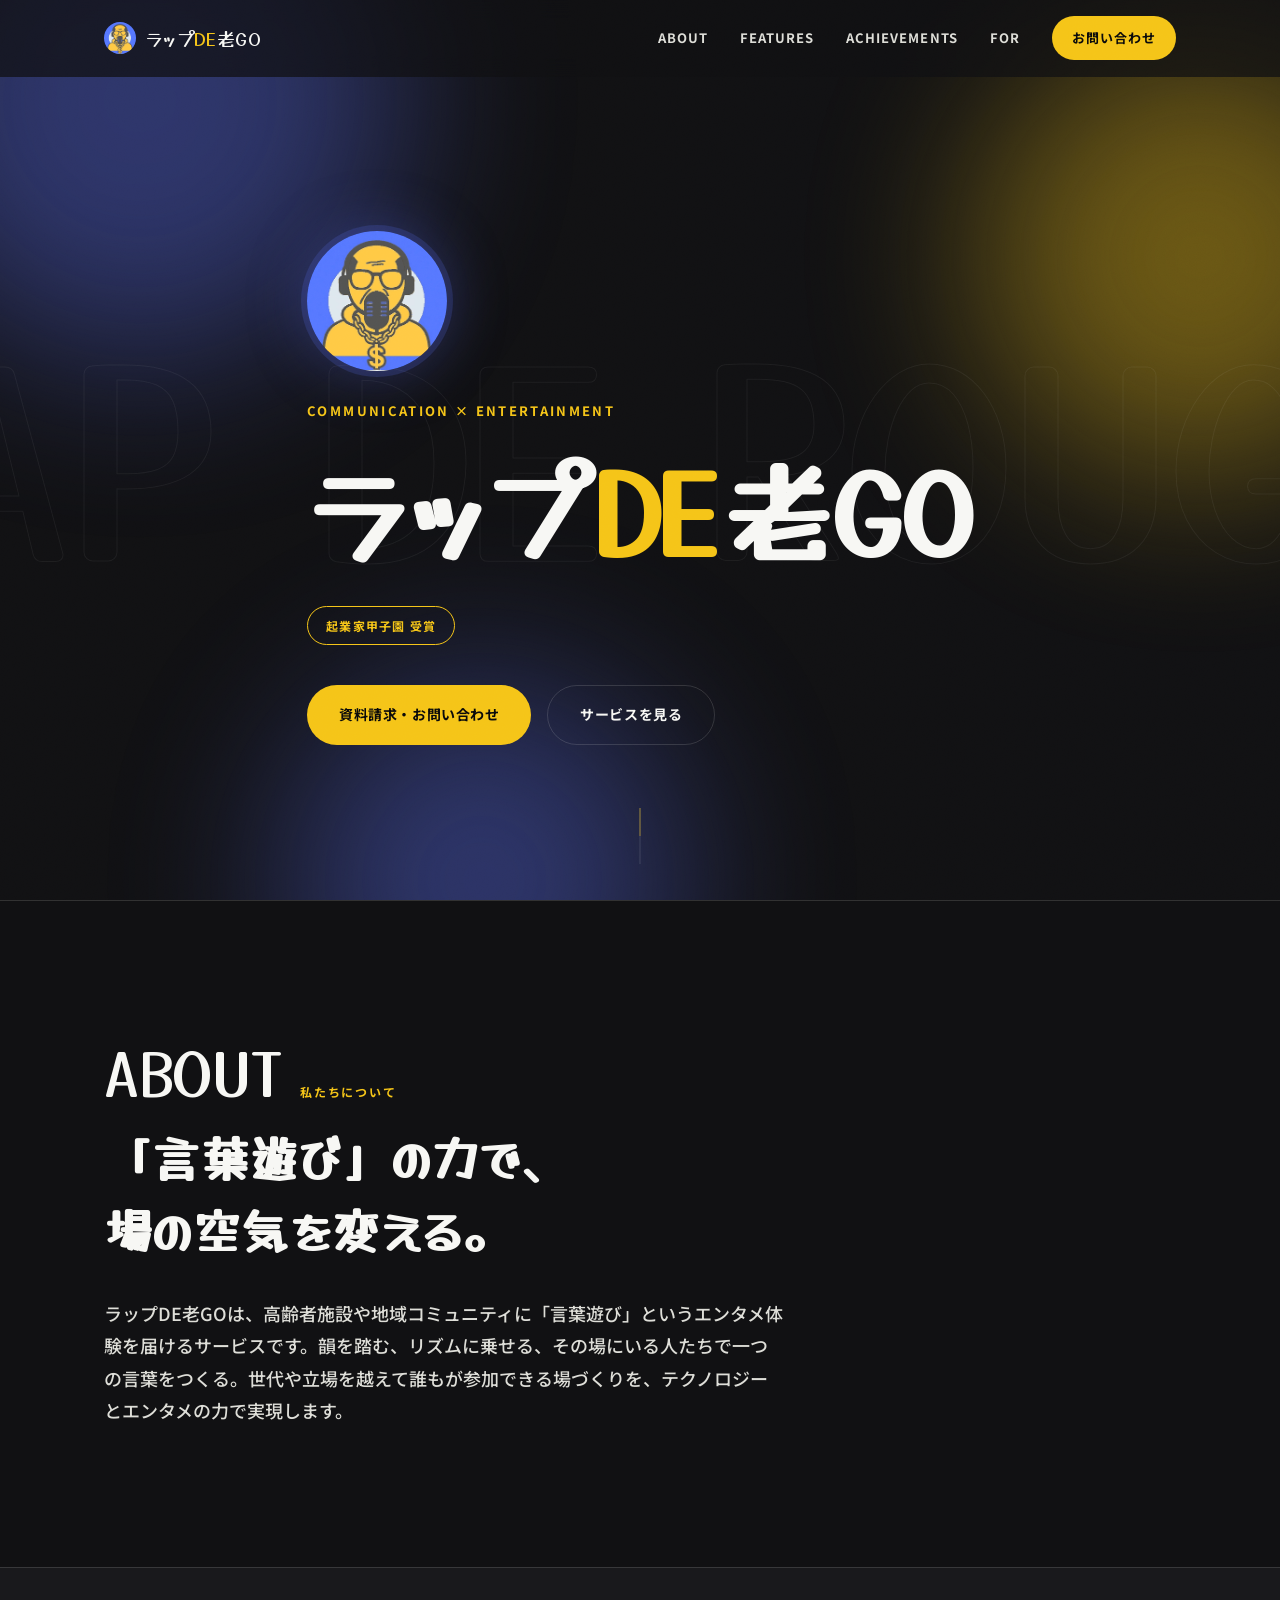
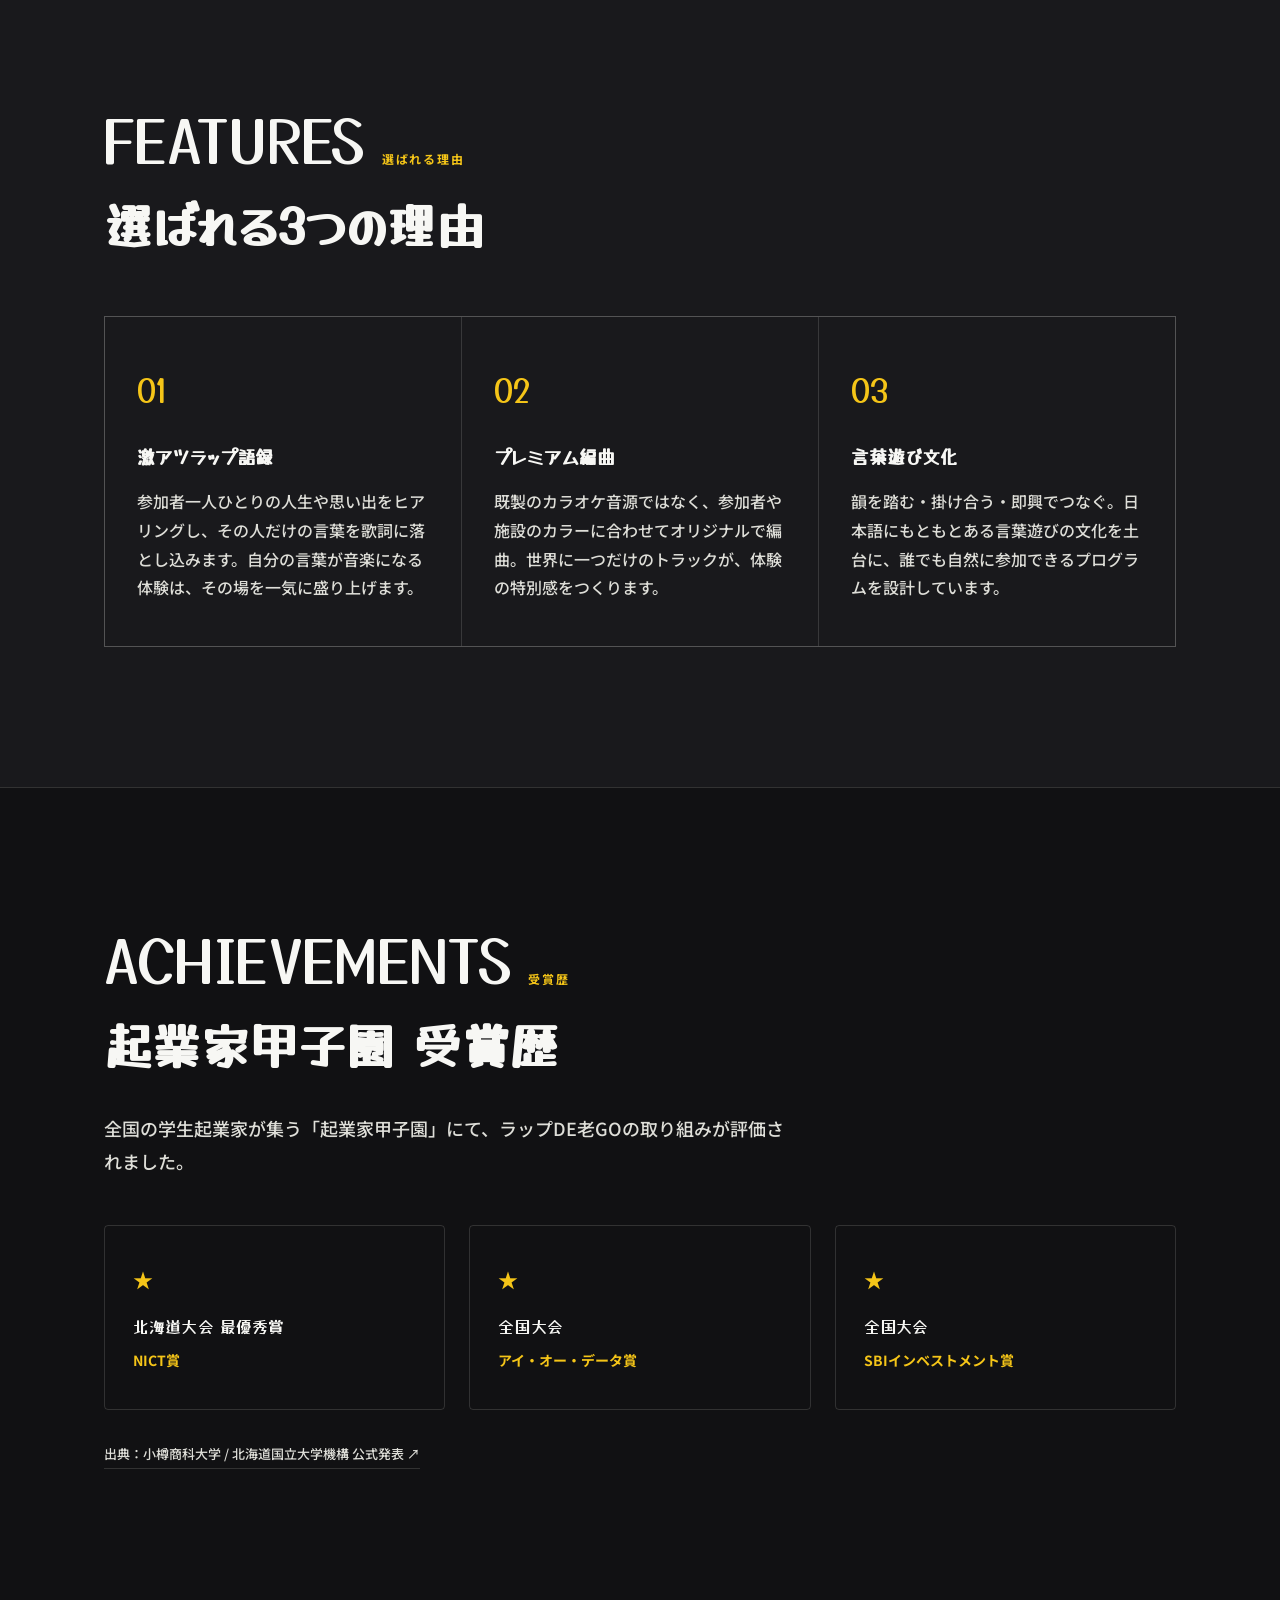
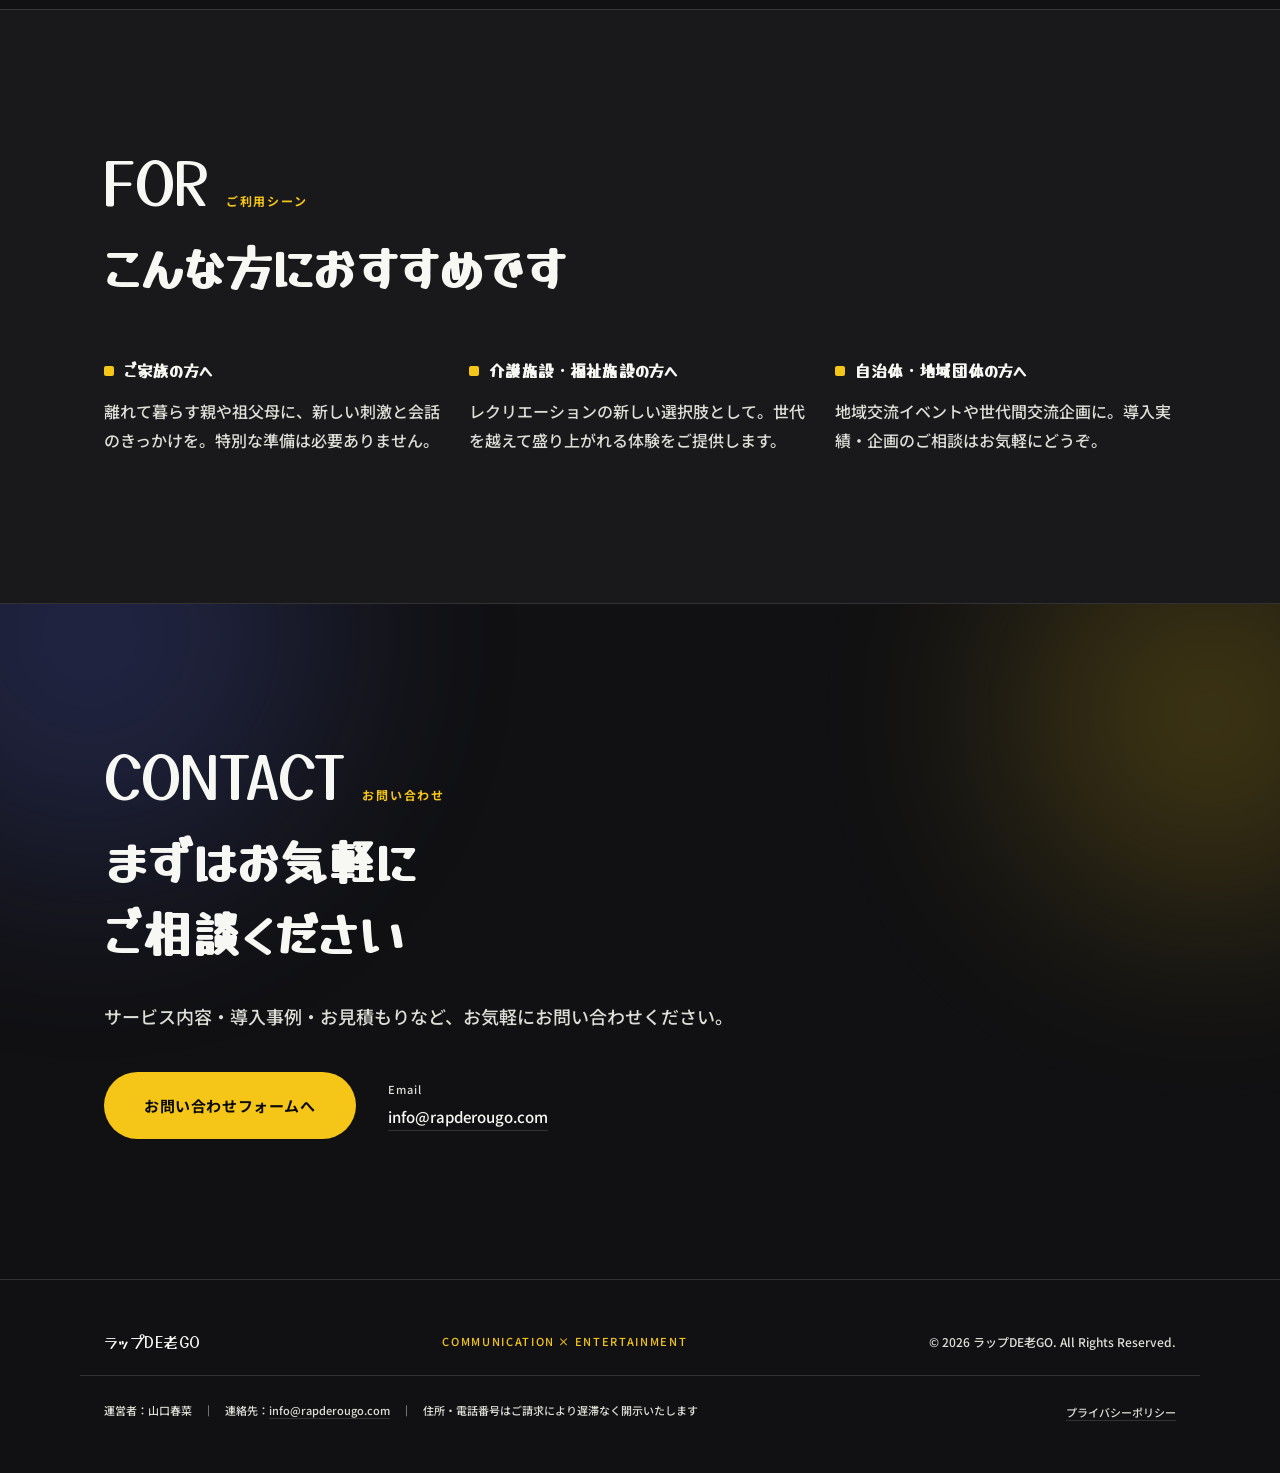
<file: index.html>
<!DOCTYPE html>
<html lang="ja">
<head>
<meta charset="UTF-8">
<meta name="viewport" content="width=device-width, initial-scale=1.0">
<title>ラップDE老GO | COMMUNICATION × ENTERTAINMENT</title>
<meta name="description" content="ラップDE老GOは、言葉遊びとテクノロジーで世代を越えたコミュニケーションを生み出すエンタメサービスです。起業家甲子園受賞。">
<link rel="preconnect" href="https://fonts.googleapis.com">
<link rel="preconnect" href="https://fonts.gstatic.com" crossorigin>
<link href="https://fonts.googleapis.com/css2?family=Yusei+Magic&family=Noto+Sans+JP:wght@400;500;700;900&display=swap" rel="stylesheet">
<link rel="icon" type="image/png" href="assets/mascot.png">
<link rel="stylesheet" href="css/style.css">
</head>
<body>

<div class="noise-overlay"></div>

<header class="site-header" id="siteHeader">
  <div class="container header-inner">
    <a href="#top" class="logo">
      <img src="assets/mascot.png" class="logo-icon" alt="" width="32" height="32">
      <span class="logo-text">ラップ<span class="accent">DE</span>老GO</span>
    </a>
    <nav class="main-nav" id="mainNav">
      <a href="#about">ABOUT</a>
      <a href="#features">FEATURES</a>
      <a href="#achievements">ACHIEVEMENTS</a>
      <a href="#for">FOR</a>
      <a href="#contact" class="nav-cta" data-key="nav_cta">お問い合わせ</a>
    </nav>
    <button class="menu-toggle" id="menuToggle" aria-label="メニュー">
      <span></span><span></span><span></span>
    </button>
  </div>
</header>

<main id="top">

  <!-- HERO -->
  <section class="hero" id="hero">
    <div class="hero-blobs" aria-hidden="true"><span></span><span></span><span></span></div>
    <div class="hero-bg-text" aria-hidden="true">RAP DE ROUGO</div>
    <div class="container hero-inner">
      <img src="assets/mascot.png" class="hero-avatar reveal" alt="ラップDE老GO マスコット" width="140" height="140">
      <p class="kicker reveal" data-key="hero_kicker">COMMUNICATION × ENTERTAINMENT</p>
      <h1 class="hero-title reveal">
        <span class="hero-title-line" data-key="hero_title_line1">ラップ</span><span class="hero-title-line accent" data-key="hero_title_line2">DE</span><span class="hero-title-line" data-key="hero_title_line3">老GO</span>
      </h1>
      <p class="hero-lead reveal" data-key="hero_lead" data-hide-if-empty></p>
      <div class="hero-badge reveal" data-key="hero_badge">起業家甲子園 受賞</div>
      <div class="hero-actions reveal">
        <a href="#contact" class="btn btn-primary" data-key="hero_cta_primary">資料請求・お問い合わせ</a>
        <a href="#features" class="btn btn-ghost" data-key="hero_cta_secondary">サービスを見る</a>
      </div>
    </div>
    <a href="#about" class="scroll-cue" aria-hidden="true"><span></span></a>
  </section>

  <!-- ABOUT -->
  <section class="section about" id="about">
    <div class="container">
      <p class="label reveal" data-key="about_label" data-sub="私たちについて">ABOUT</p>
      <h2 class="section-title reveal" data-key="about_title" data-multiline>「言葉遊び」の力で、<br>場の空気を変える。</h2>
      <p class="lead-text reveal" data-key="about_mission" data-hide-if-empty></p>
      <p class="body-text reveal" data-key="about_body">ラップDE老GOは、高齢者施設や地域コミュニティに「言葉遊び」というエンタメ体験を届けるサービスです。</p>
    </div>
  </section>

  <!-- FEATURES -->
  <section class="section features" id="features">
    <div class="container">
      <p class="label reveal" data-key="features_label" data-sub="選ばれる理由">FEATURES</p>
      <h2 class="section-title reveal" data-key="features_title">選ばれる3つの理由</h2>

      <div class="feature-list">
        <article class="feature-item reveal">
          <span class="feature-num" data-key="feature1_num">01</span>
          <h3 class="feature-title" data-key="feature1_title">激アツラップ語録</h3>
          <p class="feature-body" data-key="feature1_body">参加者一人ひとりの人生や思い出をヒアリングし、その人だけの言葉を歌詞に落とし込みます。</p>
        </article>
        <article class="feature-item reveal">
          <span class="feature-num" data-key="feature2_num">02</span>
          <h3 class="feature-title" data-key="feature2_title">プレミアム編曲</h3>
          <p class="feature-body" data-key="feature2_body">既製のカラオケ音源ではなく、参加者や施設のカラーに合わせてオリジナルで編曲します。</p>
        </article>
        <article class="feature-item reveal">
          <span class="feature-num" data-key="feature3_num">03</span>
          <h3 class="feature-title" data-key="feature3_title">言葉遊び文化</h3>
          <p class="feature-body" data-key="feature3_body">韻を踏む・掛け合う・即興でつなぐ。日本語にもともとある言葉遊びの文化を土台に設計しています。</p>
        </article>
      </div>
    </div>
  </section>

  <!-- ACHIEVEMENTS -->
  <section class="section achievements" id="achievements">
    <div class="container">
      <p class="label reveal" data-key="awards_label" data-sub="受賞歴">ACHIEVEMENTS</p>
      <h2 class="section-title reveal" data-key="awards_title">起業家甲子園 受賞歴</h2>
      <p class="body-text reveal" data-key="awards_lead">全国の学生起業家が集う「起業家甲子園」にて、ラップDE老GOの取り組みが評価されました。</p>

      <div class="award-list">
        <div class="award-item reveal">
          <div class="award-title" data-key="award1_title">北海道大会 最優秀賞</div>
          <div class="award-sub" data-key="award1_sub">NICT賞</div>
        </div>
        <div class="award-item reveal">
          <div class="award-title" data-key="award2_title">全国大会</div>
          <div class="award-sub" data-key="award2_sub">アイ・オー・データ賞</div>
        </div>
        <div class="award-item reveal">
          <div class="award-title" data-key="award3_title">全国大会</div>
          <div class="award-sub" data-key="award3_sub">SBIインベストメント賞</div>
        </div>
      </div>

      <a class="source-link reveal" data-key-href="awards_source_url" href="https://www.otaru-uc.ac.jp/" target="_blank" rel="noopener">
        <span data-key="awards_source_label">出典：小樽商科大学 / 北海道国立大学機構 公式発表</span> ↗
      </a>
    </div>
  </section>

  <!-- FOR -->
  <section class="section target" id="for">
    <div class="container">
      <p class="label reveal" data-key="target_label" data-sub="ご利用シーン">FOR</p>
      <h2 class="section-title reveal" data-key="target_title">こんな方におすすめです</h2>

      <div class="target-list">
        <article class="target-item reveal">
          <h3 class="target-title" data-key="target1_title">ご家族の方へ</h3>
          <p class="target-body" data-key="target1_body">離れて暮らす親や祖父母に、新しい刺激と会話のきっかけを。</p>
        </article>
        <article class="target-item reveal">
          <h3 class="target-title" data-key="target2_title">介護施設・福祉施設の方へ</h3>
          <p class="target-body" data-key="target2_body">レクリエーションの新しい選択肢として。世代を越えて盛り上がれる体験をご提供します。</p>
        </article>
        <article class="target-item reveal">
          <h3 class="target-title" data-key="target3_title">自治体・地域団体の方へ</h3>
          <p class="target-body" data-key="target3_body">地域交流イベントや世代間交流企画に。導入実績・企画のご相談はお気軽にどうぞ。</p>
        </article>
      </div>
    </div>
  </section>

  <!-- CTA -->
  <section class="section cta-section" id="contact">
    <div class="hero-blobs" aria-hidden="true"><span></span><span></span></div>
    <div class="container">
      <p class="label reveal" data-key="cta_label" data-sub="お問い合わせ">CONTACT</p>
      <h2 class="section-title reveal" data-key="cta_title" data-multiline>まずはお気軽に<br>ご相談ください</h2>
      <p class="body-text reveal" data-key="cta_body">サービス内容・導入事例・お見積もりなど、お気軽にお問い合わせください。</p>

      <div class="cta-box reveal">
        <a href="mailto:info@rapderougo.com" class="btn btn-primary btn-large" data-key="cta_button">お問い合わせフォームへ</a>
        <div class="cta-email">
          <span class="cta-email-label" data-key="cta_email_label">Email</span>
          <a href="mailto:info@rapderougo.com" data-key="cta_email" data-key-href-mailto>info@rapderougo.com</a>
        </div>
      </div>
    </div>
  </section>

</main>

<footer class="site-footer">
  <div class="container footer-inner">
    <div class="footer-logo" data-key="footer_service_name">ラップDE老GO</div>
    <div class="footer-tagline" data-key="footer_tagline">COMMUNICATION × ENTERTAINMENT</div>
    <div class="footer-copyright" data-key="footer_copyright">© 2026 ラップDE老GO. All Rights Reserved.</div>
  </div>
  <div class="container footer-legal">
    <p class="footer-operator">運営者：山口春菜　｜　連絡先：<a href="mailto:info@rapderougo.com">info@rapderougo.com</a>　｜　住所・電話番号はご請求により遅滞なく開示いたします</p>
    <p class="footer-links"><a href="privacy.html">プライバシーポリシー</a></p>
  </div>
</footer>

<script src="content.js"></script>
<script src="js/script.js"></script>
</body>
</html>
</file>
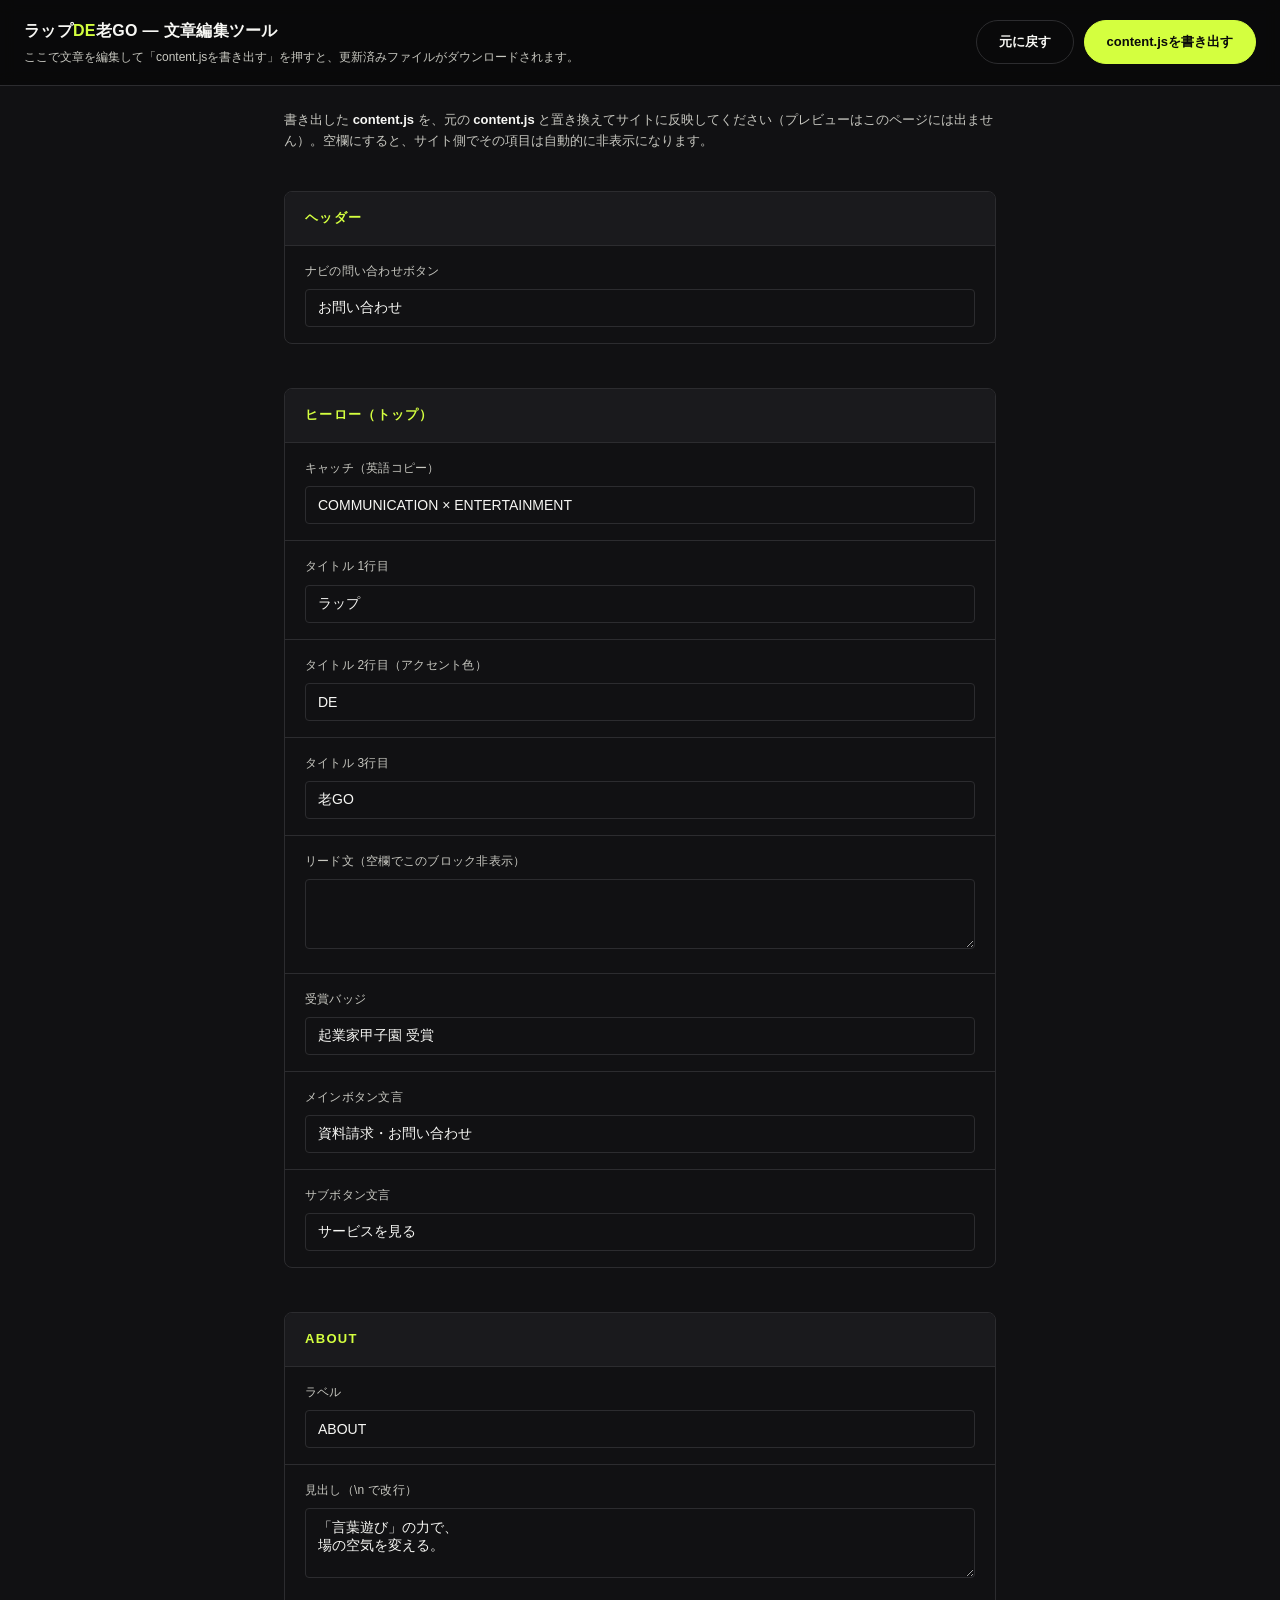
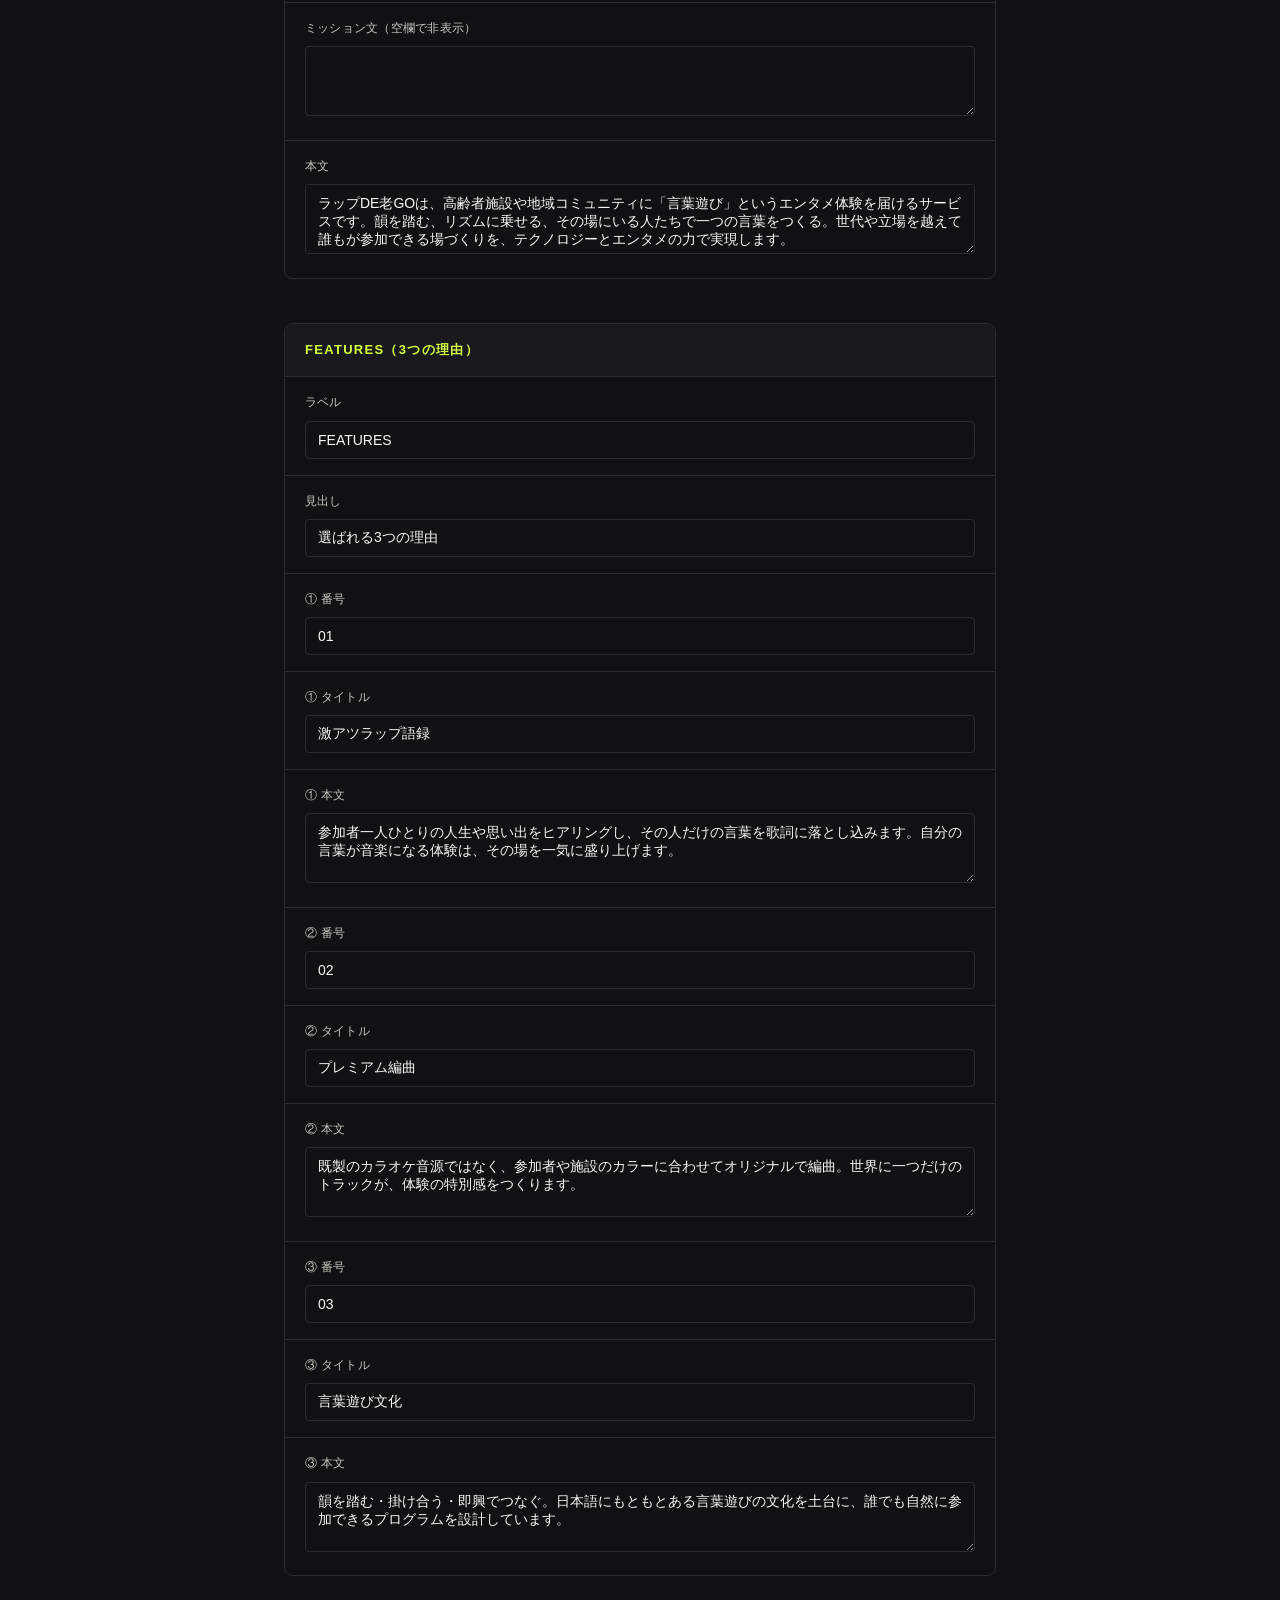
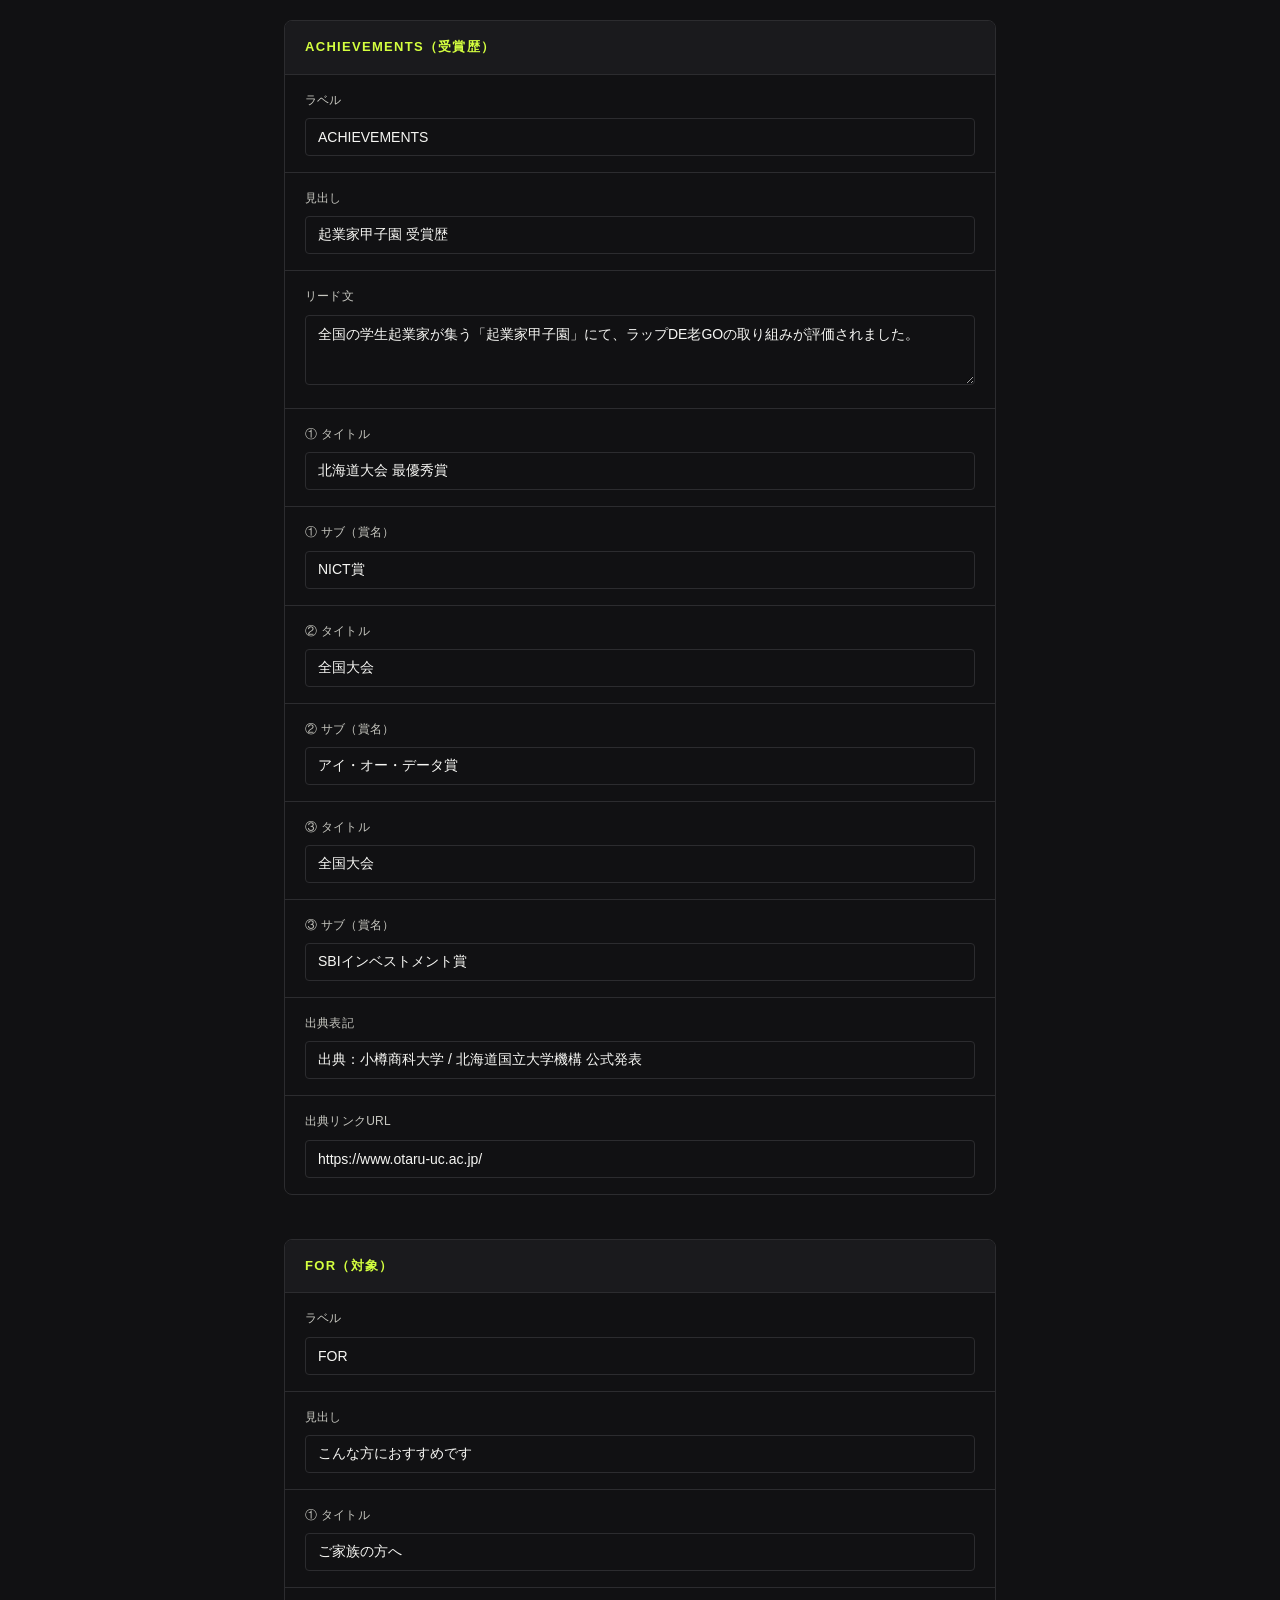
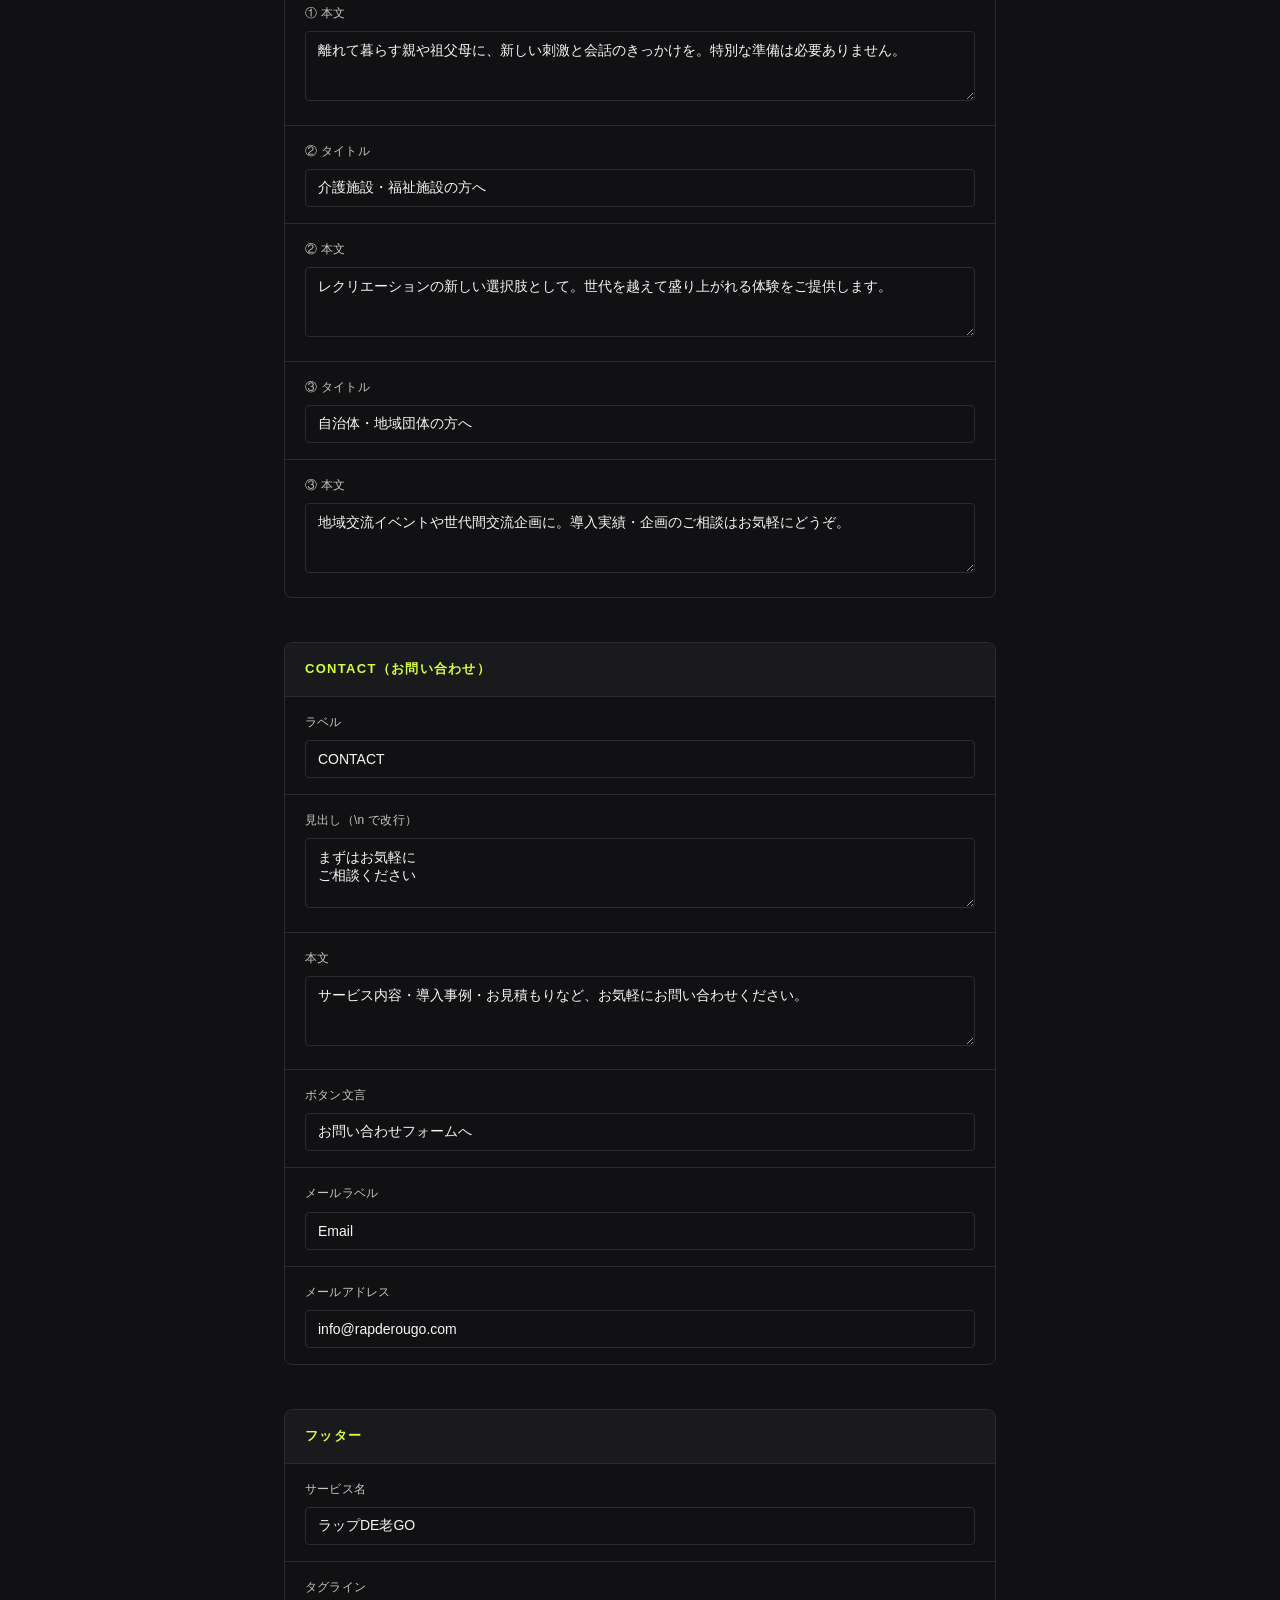
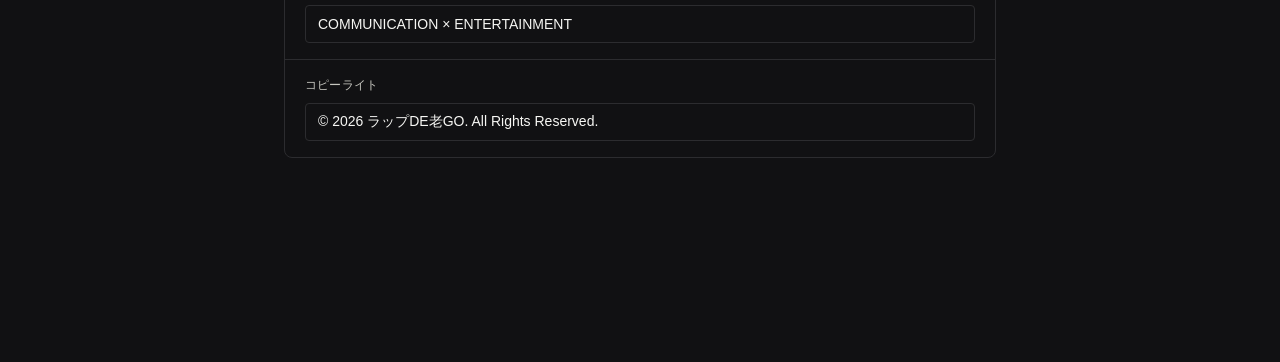
<file: editor.html>
<!DOCTYPE html>
<html lang="ja">
<head>
<meta charset="UTF-8">
<meta name="viewport" content="width=device-width, initial-scale=1.0">
<title>ラップDE老GO | 文章編集ツール</title>
<style>
  :root {
    --bg: #111113; --bg-alt: #1a1a1d; --fg: #f7f7f4; --fg-dim: #c7c7c0;
    --accent: #d4ff3f; --border: #2c2c2f;
    --font-head: "Dela Gothic One", sans-serif;
    --font-body: "Noto Sans JP", sans-serif;
  }
  * { box-sizing: border-box; }
  body {
    margin: 0; background: var(--bg); color: var(--fg);
    font-family: var(--font-body); line-height: 1.6;
    padding-bottom: 120px;
  }
  header {
    position: sticky; top: 0; z-index: 10;
    background: rgba(10,10,10,0.95); backdrop-filter: blur(8px);
    border-bottom: 1px solid var(--border);
    padding: 18px 24px; display: flex; align-items: center;
    justify-content: space-between; flex-wrap: wrap; gap: 12px;
  }
  header h1 {
    font-family: var(--font-head); font-size: 16px; margin: 0;
    letter-spacing: 0.02em;
  }
  header h1 .accent { color: var(--accent); }
  header p { margin: 4px 0 0; font-size: 12px; color: var(--fg-dim); }
  .actions { display: flex; gap: 10px; }
  button {
    font-family: var(--font-body); font-size: 13px; font-weight: 700;
    padding: 12px 22px; border-radius: 999px; border: 1px solid var(--border);
    background: transparent; color: var(--fg); cursor: pointer;
    transition: all 0.2s ease;
  }
  button.primary { background: var(--accent); color: #0a0a0a; border-color: var(--accent); }
  button.primary:hover { background: #c1eb2e; }
  button:hover { border-color: var(--fg); }

  main { max-width: 760px; margin: 0 auto; padding: 40px 24px; }

  .section-block {
    margin-bottom: 44px;
    border: 1px solid var(--border);
    border-radius: 8px;
    overflow: hidden;
  }
  .section-block h2 {
    font-family: var(--font-head);
    font-size: 13px;
    letter-spacing: 0.1em;
    color: var(--accent);
    background: var(--bg-alt);
    margin: 0;
    padding: 16px 20px;
    border-bottom: 1px solid var(--border);
  }
  .field { padding: 16px 20px; border-bottom: 1px solid var(--border); }
  .field:last-child { border-bottom: none; }
  .field label {
    display: block; font-size: 12px; color: var(--fg-dim);
    margin-bottom: 8px; letter-spacing: 0.02em;
  }
  .field input, .field textarea {
    width: 100%; background: var(--bg); color: var(--fg);
    border: 1px solid var(--border); border-radius: 4px;
    padding: 10px 12px; font-family: var(--font-body); font-size: 14px;
    resize: vertical;
  }
  .field input:focus, .field textarea:focus {
    outline: none; border-color: var(--accent);
  }
  .field .hint { font-size: 11px; color: #666; margin-top: 6px; }

  .toast {
    position: fixed; bottom: 24px; left: 50%; transform: translateX(-50%) translateY(20px);
    background: var(--accent); color: #0a0a0a; padding: 14px 24px;
    border-radius: 999px; font-size: 13px; font-weight: 700;
    opacity: 0; transition: opacity 0.3s ease, transform 0.3s ease;
    pointer-events: none; z-index: 20; white-space: nowrap;
  }
  .toast.show { opacity: 1; transform: translateX(-50%) translateY(0); }

  .top-note {
    max-width: 760px; margin: 0 auto; padding: 24px 24px 0;
    font-size: 13px; color: var(--fg-dim);
  }
  .top-note strong { color: var(--fg); }
</style>
</head>
<body>

<header>
  <div>
    <h1>ラップ<span class="accent">DE</span>老GO — 文章編集ツール</h1>
    <p>ここで文章を編集して「content.jsを書き出す」を押すと、更新済みファイルがダウンロードされます。</p>
  </div>
  <div class="actions">
    <button id="resetBtn">元に戻す</button>
    <button id="exportBtn" class="primary">content.jsを書き出す</button>
  </div>
</header>

<p class="top-note">
  書き出した <strong>content.js</strong> を、元の <strong>content.js</strong> と置き換えてサイトに反映してください（プレビューはこのページには出ません）。空欄にすると、サイト側でその項目は自動的に非表示になります。
</p>

<main>
  <form id="editorForm"></form>
</main>

<div class="toast" id="toast"></div>

<script src="content.js"></script>
<script>
(function () {
  "use strict";

  // フィールド定義：セクション見出し・キー・ラベル・入力タイプ
  const SCHEMA = [
    { section: "ヘッダー", fields: [
      { key: "nav_cta", label: "ナビの問い合わせボタン", type: "text" },
    ]},
    { section: "ヒーロー（トップ）", fields: [
      { key: "hero_kicker", label: "キャッチ（英語コピー）", type: "text" },
      { key: "hero_title_line1", label: "タイトル 1行目", type: "text" },
      { key: "hero_title_line2", label: "タイトル 2行目（アクセント色）", type: "text" },
      { key: "hero_title_line3", label: "タイトル 3行目", type: "text" },
      { key: "hero_lead", label: "リード文（空欄でこのブロック非表示）", type: "textarea" },
      { key: "hero_badge", label: "受賞バッジ", type: "text" },
      { key: "hero_cta_primary", label: "メインボタン文言", type: "text" },
      { key: "hero_cta_secondary", label: "サブボタン文言", type: "text" },
    ]},
    { section: "ABOUT", fields: [
      { key: "about_label", label: "ラベル", type: "text" },
      { key: "about_title", label: "見出し（\\n で改行）", type: "textarea" },
      { key: "about_mission", label: "ミッション文（空欄で非表示）", type: "textarea" },
      { key: "about_body", label: "本文", type: "textarea" },
    ]},
    { section: "FEATURES（3つの理由）", fields: [
      { key: "features_label", label: "ラベル", type: "text" },
      { key: "features_title", label: "見出し", type: "text" },
      { key: "feature1_num", label: "① 番号", type: "text" },
      { key: "feature1_title", label: "① タイトル", type: "text" },
      { key: "feature1_body", label: "① 本文", type: "textarea" },
      { key: "feature2_num", label: "② 番号", type: "text" },
      { key: "feature2_title", label: "② タイトル", type: "text" },
      { key: "feature2_body", label: "② 本文", type: "textarea" },
      { key: "feature3_num", label: "③ 番号", type: "text" },
      { key: "feature3_title", label: "③ タイトル", type: "text" },
      { key: "feature3_body", label: "③ 本文", type: "textarea" },
    ]},
    { section: "ACHIEVEMENTS（受賞歴）", fields: [
      { key: "awards_label", label: "ラベル", type: "text" },
      { key: "awards_title", label: "見出し", type: "text" },
      { key: "awards_lead", label: "リード文", type: "textarea" },
      { key: "award1_title", label: "① タイトル", type: "text" },
      { key: "award1_sub", label: "① サブ（賞名）", type: "text" },
      { key: "award2_title", label: "② タイトル", type: "text" },
      { key: "award2_sub", label: "② サブ（賞名）", type: "text" },
      { key: "award3_title", label: "③ タイトル", type: "text" },
      { key: "award3_sub", label: "③ サブ（賞名）", type: "text" },
      { key: "awards_source_label", label: "出典表記", type: "text" },
      { key: "awards_source_url", label: "出典リンクURL", type: "text" },
    ]},
    { section: "FOR（対象）", fields: [
      { key: "target_label", label: "ラベル", type: "text" },
      { key: "target_title", label: "見出し", type: "text" },
      { key: "target1_title", label: "① タイトル", type: "text" },
      { key: "target1_body", label: "① 本文", type: "textarea" },
      { key: "target2_title", label: "② タイトル", type: "text" },
      { key: "target2_body", label: "② 本文", type: "textarea" },
      { key: "target3_title", label: "③ タイトル", type: "text" },
      { key: "target3_body", label: "③ 本文", type: "textarea" },
    ]},
    { section: "CONTACT（お問い合わせ）", fields: [
      { key: "cta_label", label: "ラベル", type: "text" },
      { key: "cta_title", label: "見出し（\\n で改行）", type: "textarea" },
      { key: "cta_body", label: "本文", type: "textarea" },
      { key: "cta_button", label: "ボタン文言", type: "text" },
      { key: "cta_email_label", label: "メールラベル", type: "text" },
      { key: "cta_email", label: "メールアドレス", type: "text" },
    ]},
    { section: "フッター", fields: [
      { key: "footer_service_name", label: "サービス名", type: "text" },
      { key: "footer_tagline", label: "タグライン", type: "text" },
      { key: "footer_copyright", label: "コピーライト", type: "text" },
    ]},
  ];

  const ORIGINAL = JSON.parse(JSON.stringify(SITE_CONTENT));
  const form = document.getElementById("editorForm");
  const toast = document.getElementById("toast");

  function showToast(msg) {
    toast.textContent = msg;
    toast.classList.add("show");
    setTimeout(() => toast.classList.remove("show"), 2200);
  }

  function buildForm() {
    form.innerHTML = "";
    SCHEMA.forEach((group) => {
      const block = document.createElement("div");
      block.className = "section-block";

      const h2 = document.createElement("h2");
      h2.textContent = group.section;
      block.appendChild(h2);

      group.fields.forEach((f) => {
        if (!(f.key in SITE_CONTENT)) return;
        const wrap = document.createElement("div");
        wrap.className = "field";

        const label = document.createElement("label");
        label.setAttribute("for", "f_" + f.key);
        label.textContent = f.label;
        wrap.appendChild(label);

        let input;
        if (f.type === "textarea") {
          input = document.createElement("textarea");
          input.rows = 3;
        } else {
          input = document.createElement("input");
          input.type = "text";
        }
        input.id = "f_" + f.key;
        input.name = f.key;
        input.value = SITE_CONTENT[f.key] || "";
        wrap.appendChild(input);

        block.appendChild(wrap);
      });

      form.appendChild(block);
    });
  }

  function collectValues() {
    const data = {};
    Object.keys(SITE_CONTENT).forEach((key) => {
      const el = document.getElementById("f_" + key);
      data[key] = el ? el.value : SITE_CONTENT[key];
    });
    return data;
  }

  function exportContentJs() {
    const data = collectValues();
    const lines = Object.keys(data).map((key) => {
      const val = String(data[key]).replace(/\\/g, "\\\\").replace(/"/g, '\\"').replace(/\n/g, "\\n");
      return `  ${key}: "${val}",`;
    });

    const fileContent =
`/* content.js — ラップDE老GO 文言データ（editor.htmlから書き出し） */
const SITE_CONTENT = {
${lines.join("\n")}
};

if (typeof module !== "undefined" && module.exports) {
  module.exports = SITE_CONTENT;
}
`;

    const blob = new Blob([fileContent], { type: "text/javascript" });
    const url = URL.createObjectURL(blob);
    const a = document.createElement("a");
    a.href = url;
    a.download = "content.js";
    document.body.appendChild(a);
    a.click();
    document.body.removeChild(a);
    URL.revokeObjectURL(url);

    showToast("content.js をダウンロードしました");
  }

  document.getElementById("exportBtn").addEventListener("click", exportContentJs);
  document.getElementById("resetBtn").addEventListener("click", () => {
    Object.keys(ORIGINAL).forEach((key) => {
      const el = document.getElementById("f_" + key);
      if (el) el.value = ORIGINAL[key];
    });
    showToast("元の内容に戻しました");
  });

  buildForm();
})();
</script>
</body>
</html>
</file>
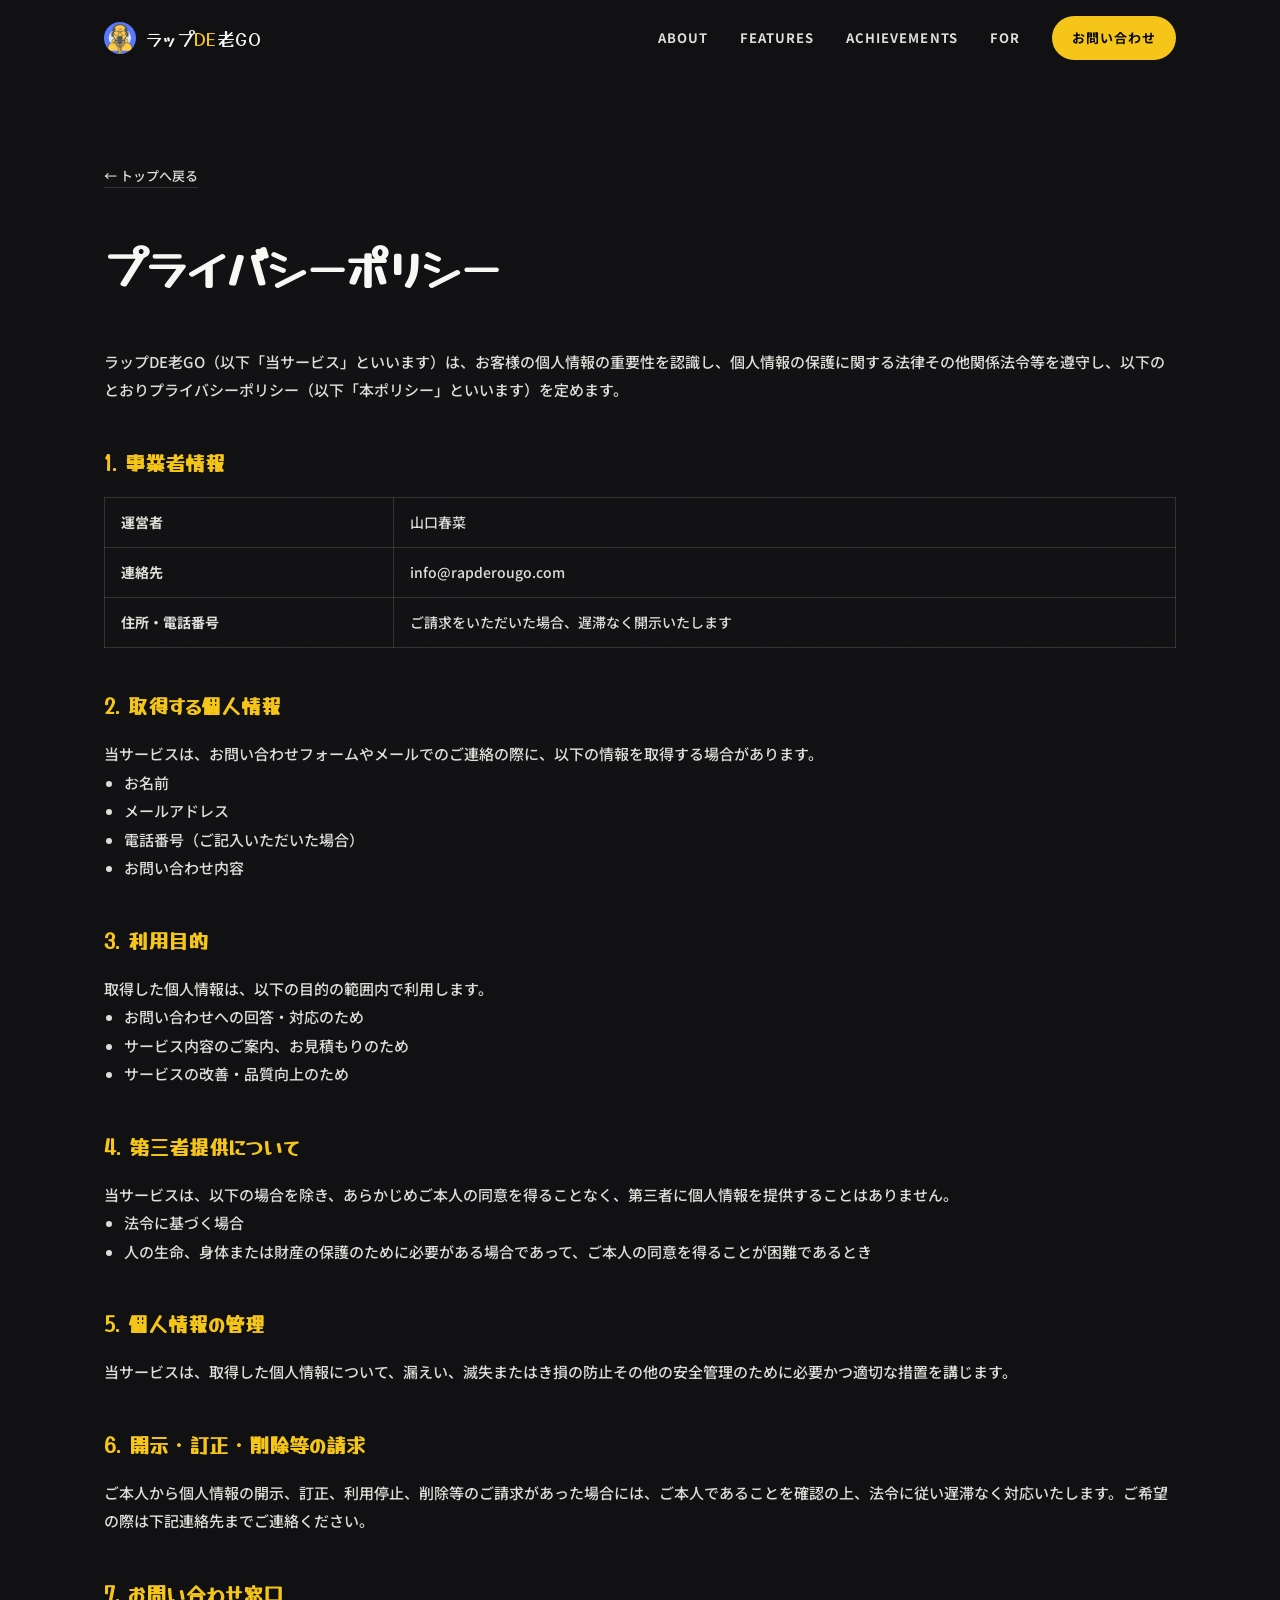
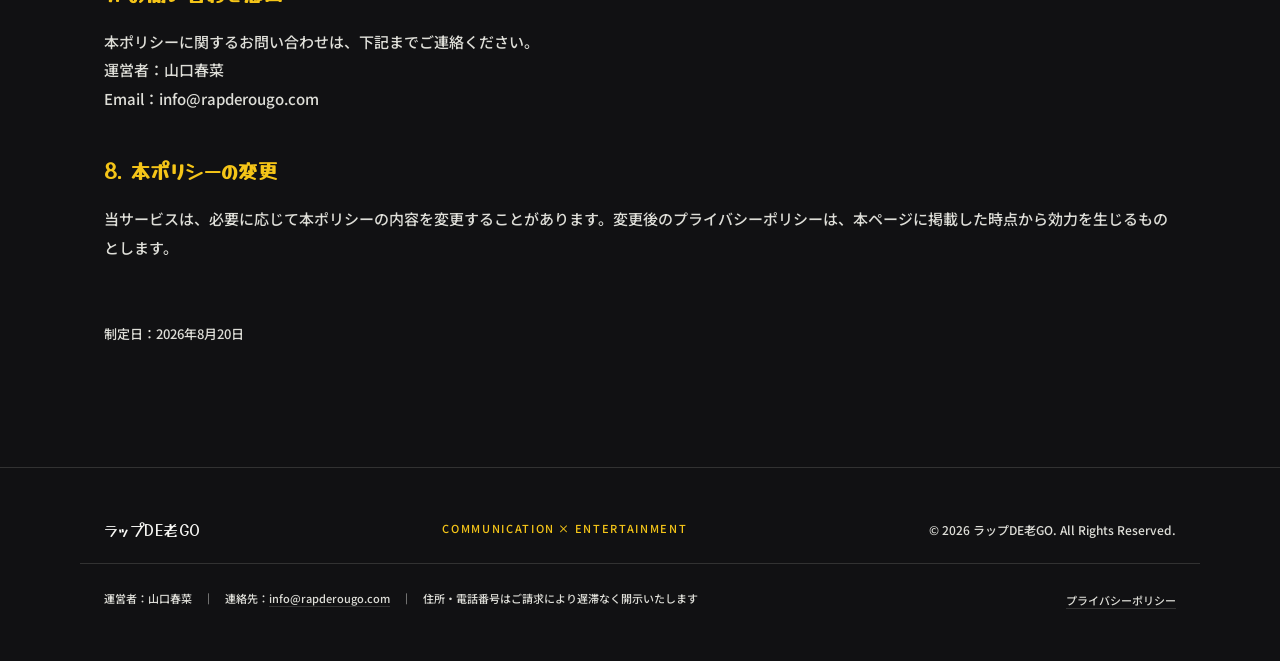
<file: privacy.html>
<!DOCTYPE html>
<html lang="ja">
<head>
<meta charset="UTF-8">
<meta name="viewport" content="width=device-width, initial-scale=1.0">
<title>プライバシーポリシー | ラップDE老GO</title>
<link rel="preconnect" href="https://fonts.googleapis.com">
<link rel="preconnect" href="https://fonts.gstatic.com" crossorigin>
<link href="https://fonts.googleapis.com/css2?family=Yusei+Magic&family=Noto+Sans+JP:wght@400;500;700;900&display=swap" rel="stylesheet">
<link rel="icon" type="image/png" href="assets/mascot.png">
<link rel="stylesheet" href="css/style.css">
<style>
  .policy-main { padding: 160px 0 120px; }
  .policy-main h1 { font-family: var(--font-head); font-size: clamp(28px, 5vw, 44px); margin-bottom: 40px; }
  .policy-main h2 { font-family: var(--font-head); font-size: 20px; margin: 40px 0 16px; color: var(--accent); }
  .policy-main p, .policy-main li { font-size: 15px; font-weight: 500; color: var(--fg-dim); line-height: 1.9; }
  .policy-main ul { margin: 0 0 16px 20px; }
  .policy-main table { width: 100%; border-collapse: collapse; margin: 16px 0 24px; }
  .policy-main th, .policy-main td { border: 1px solid var(--border); padding: 12px 16px; font-size: 14px; color: var(--fg-dim); text-align: left; }
  .policy-main .updated { font-size: 13px; color: var(--fg-dim); margin-top: 60px; }
  .policy-main .back-link { display: inline-block; margin-bottom: 40px; font-size: 13px; color: var(--fg-dim); border-bottom: 1px solid var(--border); }
  .policy-main .back-link:hover { color: var(--accent); border-color: var(--accent); }
</style>
</head>
<body>

<div class="noise-overlay"></div>

<header class="site-header" id="siteHeader">
  <div class="container header-inner">
    <a href="index.html#top" class="logo">
      <img src="assets/mascot.png" class="logo-icon" alt="" width="32" height="32">
      <span class="logo-text">ラップ<span class="accent">DE</span>老GO</span>
    </a>
    <nav class="main-nav" id="mainNav">
      <a href="index.html#about">ABOUT</a>
      <a href="index.html#features">FEATURES</a>
      <a href="index.html#achievements">ACHIEVEMENTS</a>
      <a href="index.html#for">FOR</a>
      <a href="index.html#contact" class="nav-cta">お問い合わせ</a>
    </nav>
    <button class="menu-toggle" id="menuToggle" aria-label="メニュー">
      <span></span><span></span><span></span>
    </button>
  </div>
</header>

<main class="policy-main">
  <div class="container">
    <a href="index.html" class="back-link">← トップへ戻る</a>
    <h1>プライバシーポリシー</h1>

    <p>ラップDE老GO（以下「当サービス」といいます）は、お客様の個人情報の重要性を認識し、個人情報の保護に関する法律その他関係法令等を遵守し、以下のとおりプライバシーポリシー（以下「本ポリシー」といいます）を定めます。</p>

    <h2>1. 事業者情報</h2>
    <table>
      <tr><th>運営者</th><td>山口春菜</td></tr>
      <tr><th>連絡先</th><td><a href="mailto:info@rapderougo.com">info@rapderougo.com</a></td></tr>
      <tr><th>住所・電話番号</th><td>ご請求をいただいた場合、遅滞なく開示いたします</td></tr>
    </table>

    <h2>2. 取得する個人情報</h2>
    <p>当サービスは、お問い合わせフォームやメールでのご連絡の際に、以下の情報を取得する場合があります。</p>
    <ul>
      <li>お名前</li>
      <li>メールアドレス</li>
      <li>電話番号（ご記入いただいた場合）</li>
      <li>お問い合わせ内容</li>
    </ul>

    <h2>3. 利用目的</h2>
    <p>取得した個人情報は、以下の目的の範囲内で利用します。</p>
    <ul>
      <li>お問い合わせへの回答・対応のため</li>
      <li>サービス内容のご案内、お見積もりのため</li>
      <li>サービスの改善・品質向上のため</li>
    </ul>

    <h2>4. 第三者提供について</h2>
    <p>当サービスは、以下の場合を除き、あらかじめご本人の同意を得ることなく、第三者に個人情報を提供することはありません。</p>
    <ul>
      <li>法令に基づく場合</li>
      <li>人の生命、身体または財産の保護のために必要がある場合であって、ご本人の同意を得ることが困難であるとき</li>
    </ul>

    <h2>5. 個人情報の管理</h2>
    <p>当サービスは、取得した個人情報について、漏えい、滅失またはき損の防止その他の安全管理のために必要かつ適切な措置を講じます。</p>

    <h2>6. 開示・訂正・削除等の請求</h2>
    <p>ご本人から個人情報の開示、訂正、利用停止、削除等のご請求があった場合には、ご本人であることを確認の上、法令に従い遅滞なく対応いたします。ご希望の際は下記連絡先までご連絡ください。</p>

    <h2>7. お問い合わせ窓口</h2>
    <p>本ポリシーに関するお問い合わせは、下記までご連絡ください。<br>
    運営者：山口春菜<br>
    Email：<a href="mailto:info@rapderougo.com">info@rapderougo.com</a></p>

    <h2>8. 本ポリシーの変更</h2>
    <p>当サービスは、必要に応じて本ポリシーの内容を変更することがあります。変更後のプライバシーポリシーは、本ページに掲載した時点から効力を生じるものとします。</p>

    <p class="updated">制定日：2026年8月20日</p>
  </div>
</main>

<footer class="site-footer">
  <div class="container footer-inner">
    <div class="footer-logo">ラップDE老GO</div>
    <div class="footer-tagline">COMMUNICATION × ENTERTAINMENT</div>
    <div class="footer-copyright">© 2026 ラップDE老GO. All Rights Reserved.</div>
  </div>
  <div class="container footer-legal">
    <p class="footer-operator">運営者：山口春菜　｜　連絡先：<a href="mailto:info@rapderougo.com">info@rapderougo.com</a>　｜　住所・電話番号はご請求により遅滞なく開示いたします</p>
    <p class="footer-links"><a href="privacy.html">プライバシーポリシー</a></p>
  </div>
</footer>

</body>
</html>
</file>
<file: css/style.css>
/* =========================================================
   ラップDE老GO — style.css
   黒背景 × ビビッドアクセント（ネオンライム）のモダン・ストリート系
   ========================================================= */

:root {
  --bg: #111113;
  --bg-alt: #19191c;
  --fg: #f7f7f4;
  --fg-dim: #deded8;
  --accent: #f5c518;
  --accent-dark: #d9a90e;
  --accent-blue: #5b6ef0;
  --border: rgba(245, 245, 242, 0.14);
  --font-head: "Yusei Magic", sans-serif;
  --font-body: "Noto Sans JP", sans-serif;
  --container-w: 1120px;
}

* { box-sizing: border-box; margin: 0; padding: 0; }

html { scroll-behavior: smooth; }

body {
  background: var(--bg);
  color: var(--fg);
  font-family: var(--font-body);
  font-weight: 500;
  line-height: 1.8;
  letter-spacing: 0;
  overflow-x: hidden;
  -webkit-font-smoothing: antialiased;
  text-rendering: optimizeLegibility;
}

img { max-width: 100%; display: block; }
a { color: inherit; text-decoration: none; }

.container {
  max-width: var(--container-w);
  margin: 0 auto;
  padding: 0 24px;
}

/* subtle grain overlay for texture */
.noise-overlay {
  position: fixed;
  inset: 0;
  pointer-events: none;
  z-index: 999;
  opacity: 0.035;
  mix-blend-mode: overlay;
  background-image: url("data:image/svg+xml,%3Csvg xmlns='http://www.w3.org/2000/svg' width='120' height='120'%3E%3Cfilter id='n'%3E%3CfeTurbulence type='fractalNoise' baseFrequency='0.9' numOctaves='2' stitchTiles='stitch'/%3E%3C/filter%3E%3Crect width='100%25' height='100%25' filter='url(%23n)'/%3E%3C/svg%3E");
}

/* =============== HEADER =============== */
.site-header {
  position: fixed;
  top: 0; left: 0; right: 0;
  z-index: 100;
  background: rgba(17, 17, 19, 0.75);
  backdrop-filter: blur(10px);
  border-bottom: 1px solid transparent;
  transition: border-color 0.3s ease, background 0.3s ease;
}
.site-header.scrolled {
  border-bottom-color: var(--border);
  background: rgba(17, 17, 19, 0.94);
}

.header-inner {
  display: flex;
  align-items: center;
  justify-content: space-between;
  height: 76px;
}

.logo {
  display: flex;
  align-items: center;
  gap: 10px;
}

.logo-icon {
  width: 32px;
  height: 32px;
  border-radius: 50%;
  flex-shrink: 0;
}

.logo-text {
  font-family: var(--font-head);
  font-size: 18px;
  letter-spacing: 0.02em;
}
.logo-text .accent { color: var(--accent); }

.main-nav {
  display: flex;
  align-items: center;
  gap: 32px;
  font-size: 13px;
  letter-spacing: 0.08em;
  font-weight: 700;
}
.main-nav a {
  color: var(--fg-dim);
  transition: color 0.2s ease;
}
.main-nav a:hover { color: var(--fg); }

.nav-cta {
  background: var(--accent);
  color: #0a0a0a !important;
  padding: 10px 20px;
  border-radius: 999px;
  font-weight: 700;
}
.nav-cta:hover { background: var(--accent-dark); }

.menu-toggle {
  display: none;
  flex-direction: column;
  justify-content: center;
  gap: 5px;
  width: 32px;
  height: 32px;
  background: none;
  border: none;
  cursor: pointer;
}
.menu-toggle span {
  display: block;
  height: 2px;
  background: var(--fg);
  transition: transform 0.25s ease, opacity 0.25s ease;
}
.menu-toggle.open span:nth-child(1) { transform: translateY(7px) rotate(45deg); }
.menu-toggle.open span:nth-child(2) { opacity: 0; }
.menu-toggle.open span:nth-child(3) { transform: translateY(-7px) rotate(-45deg); }

/* =============== HERO =============== */
.hero {
  position: relative;
  min-height: 100vh;
  display: flex;
  align-items: center;
  padding-top: 76px;
  overflow: hidden;
}

.hero-blobs {
  position: absolute;
  inset: 0;
  z-index: 0;
  overflow: hidden;
  pointer-events: none;
}
.hero-blobs span {
  position: absolute;
  border-radius: 50%;
  filter: blur(90px);
  opacity: 0.4;
  will-change: transform;
  animation: blobmove 24s ease-in-out infinite;
}
.hero-blobs span:nth-child(1) {
  width: 520px;
  height: 520px;
  background: var(--accent-blue);
  top: -160px;
  left: -120px;
  animation-duration: 26s;
}
.hero-blobs span:nth-child(2) {
  width: 440px;
  height: 440px;
  background: var(--accent);
  top: 4%;
  right: -140px;
  animation-duration: 30s;
  animation-delay: -6s;
}
.hero-blobs span:nth-child(3) {
  width: 400px;
  height: 400px;
  background: var(--accent-blue);
  bottom: -180px;
  left: 22%;
  animation-duration: 22s;
  animation-delay: -12s;
}
@keyframes blobmove {
  0%, 100% { transform: translate(0, 0) scale(1); }
  33% { transform: translate(50px, -40px) scale(1.12); }
  66% { transform: translate(-40px, 30px) scale(0.92); }
}
@media (prefers-reduced-motion: reduce) {
  .hero-blobs span { animation: none; }
}

.hero-bg-text {
  position: absolute;
  top: 50%;
  left: 50%;
  transform: translate(-50%, -50%);
  font-family: var(--font-head);
  font-size: clamp(80px, 20vw, 260px);
  color: transparent;
  -webkit-text-stroke: 1px rgba(245, 245, 242, 0.06);
  white-space: nowrap;
  z-index: 0;
  user-select: none;
  pointer-events: none;
}

.hero-inner {
  position: relative;
  z-index: 1;
}

.hero-avatar {
  display: block;
  width: 140px;
  height: 140px;
  border-radius: 50%;
  margin: 0 0 28px;
  box-shadow: 0 0 0 6px rgba(91, 110, 240, 0.18), 0 0 60px rgba(91, 110, 240, 0.35);
}

.kicker {
  font-size: 13px;
  font-weight: 700;
  letter-spacing: 0.18em;
  color: var(--accent);
  margin-bottom: 20px;
}

.hero-title {
  font-family: var(--font-head);
  font-size: clamp(44px, 9vw, 108px);
  line-height: 1.25;
  letter-spacing: 0.01em;
}
.hero-title-line { display: inline-block; }
.hero-title .accent {
  color: var(--accent);
  margin: 0 4px;
}

.hero-lead {
  margin-top: 24px;
  font-size: 19px;
  font-weight: 500;
  color: var(--fg-dim);
  line-height: 1.75;
  max-width: 560px;
}
.hero-lead[data-hide-if-empty]:empty { display: none; margin: 0; }

.hero-badge {
  display: inline-block;
  margin-top: 28px;
  padding: 8px 18px;
  border: 1px solid var(--accent);
  color: var(--accent);
  font-size: 12px;
  font-weight: 700;
  letter-spacing: 0.1em;
  border-radius: 999px;
}

.hero-actions {
  margin-top: 40px;
  display: flex;
  gap: 16px;
  flex-wrap: wrap;
}

.btn {
  display: inline-flex;
  align-items: center;
  justify-content: center;
  padding: 16px 32px;
  font-size: 14px;
  font-weight: 700;
  letter-spacing: 0.04em;
  border-radius: 999px;
  transition: transform 0.2s ease, background 0.2s ease, color 0.2s ease, border-color 0.2s ease;
  white-space: nowrap;
}
.btn-primary {
  background: var(--accent);
  color: #0a0a0a;
}
.btn-primary:hover { background: var(--accent-dark); transform: translateY(-2px); }
.btn-ghost {
  border: 1px solid var(--border);
  color: var(--fg);
}
.btn-ghost:hover { border-color: var(--fg); transform: translateY(-2px); }
.btn-large { padding: 20px 40px; font-size: 15px; }

.scroll-cue {
  position: absolute;
  bottom: 36px;
  left: 50%;
  transform: translateX(-50%);
  width: 1px;
  height: 56px;
  background: var(--border);
  overflow: hidden;
}
.scroll-cue span {
  display: block;
  width: 100%;
  height: 50%;
  background: var(--accent);
  animation: scrollcue 1.8s ease-in-out infinite;
}
@keyframes scrollcue {
  0% { transform: translateY(-100%); }
  100% { transform: translateY(200%); }
}

/* =============== SECTIONS (general) =============== */
.section {
  padding: 140px 0;
  border-top: 1px solid var(--border);
  position: relative;
}

.label {
  display: inline-flex;
  align-items: baseline;
  gap: 16px;
  font-family: var(--font-head);
  font-size: clamp(34px, 6vw, 60px);
  font-weight: 400;
  letter-spacing: 0.01em;
  line-height: 1;
  color: var(--fg);
  margin-bottom: 20px;
}
.label::after {
  content: attr(data-sub);
  font-family: var(--font-body);
  font-size: 12px;
  font-weight: 700;
  letter-spacing: 0.15em;
  color: var(--accent);
  white-space: nowrap;
}

.section-title {
  font-family: var(--font-head);
  font-size: clamp(28px, 5vw, 48px);
  line-height: 1.5;
  letter-spacing: 0.01em;
  margin-bottom: 32px;
  white-space: pre-line;
}

.lead-text {
  font-size: 20px;
  font-weight: 500;
  color: var(--fg);
  margin-bottom: 20px;
  line-height: 1.7;
  max-width: 680px;
}
.lead-text[data-hide-if-empty]:empty { display: none; margin: 0; }

.body-text {
  font-size: 18px;
  font-weight: 500;
  color: var(--fg-dim);
  line-height: 1.8;
  max-width: 680px;
}

/* =============== ABOUT =============== */
.about { background: var(--bg); }

/* =============== FEATURES =============== */
.features { background: var(--bg-alt); }

.feature-list {
  margin-top: 56px;
  display: grid;
  grid-template-columns: repeat(3, 1fr);
  gap: 1px;
  background: var(--border);
  border: 1px solid var(--border);
}

.feature-item {
  background: var(--bg-alt);
  padding: 44px 32px;
  transition: background 0.25s ease;
}
.feature-item:hover { background: #171717; }

.feature-num {
  display: block;
  font-family: var(--font-head);
  font-size: 32px;
  color: var(--accent);
  margin-bottom: 24px;
}

.feature-title {
  font-family: var(--font-head);
  font-size: 18px;
  letter-spacing: 0.01em;
  margin-bottom: 16px;
  line-height: 1.6;
}

.feature-body {
  font-size: 16px;
  font-weight: 500;
  color: var(--fg-dim);
  line-height: 1.8;
}

/* =============== ACHIEVEMENTS =============== */
.achievements { background: var(--bg); }

.award-list {
  margin-top: 48px;
  display: grid;
  grid-template-columns: repeat(3, 1fr);
  gap: 24px;
}

.award-item {
  border: 1px solid var(--border);
  padding: 36px 28px;
  border-radius: 4px;
  position: relative;
}
.award-item::before {
  content: "★";
  color: var(--accent);
  font-size: 20px;
  display: block;
  margin-bottom: 16px;
}

.award-title {
  font-family: var(--font-head);
  font-size: 16px;
  letter-spacing: 0.01em;
  margin-bottom: 10px;
  line-height: 1.5;
}
.award-sub {
  font-size: 14px;
  color: var(--accent);
  font-weight: 700;
}

.source-link {
  display: inline-block;
  margin-top: 32px;
  font-size: 13px;
  color: var(--fg-dim);
  border-bottom: 1px solid var(--border);
  padding-bottom: 2px;
  transition: color 0.2s ease, border-color 0.2s ease;
}
.source-link:hover { color: var(--fg); border-color: var(--fg); }

/* =============== TARGET / FOR =============== */
.target { background: var(--bg-alt); }

.target-list {
  margin-top: 48px;
  display: grid;
  grid-template-columns: repeat(3, 1fr);
  gap: 24px;
}

.target-item {
  padding: 8px 0;
}

.target-title {
  font-family: var(--font-head);
  font-size: 16px;
  letter-spacing: 0.01em;
  margin-bottom: 14px;
  line-height: 1.6;
  position: relative;
  padding-left: 20px;
}
.target-title::before {
  content: "";
  position: absolute;
  left: 0;
  top: 8px;
  width: 10px;
  height: 10px;
  background: var(--accent);
  border-radius: 2px;
}

.target-body {
  font-size: 16px;
  font-weight: 500;
  color: var(--fg-dim);
  line-height: 1.8;
}

/* =============== CTA =============== */
.cta-section {
  background: var(--bg);
  text-align: left;
  position: relative;
  overflow: hidden;
}
.cta-section .hero-blobs span {
  opacity: 0.22;
  filter: blur(110px);
}
.cta-section .hero-blobs span:nth-child(1) { width: 460px; height: 460px; top: -200px; left: -140px; }
.cta-section .hero-blobs span:nth-child(2) { width: 380px; height: 380px; top: -80px; right: -120px; }
.cta-section .hero-blobs span:nth-child(3) { display: none; }
.cta-section .container { position: relative; z-index: 1; }

.cta-box {
  margin-top: 40px;
  display: flex;
  align-items: center;
  gap: 32px;
  flex-wrap: wrap;
}

.cta-email {
  display: flex;
  flex-direction: column;
  gap: 4px;
  font-size: 15px;
}
.cta-email-label {
  font-size: 11px;
  letter-spacing: 0.1em;
  color: var(--fg-dim);
}
.cta-email a {
  border-bottom: 1px solid var(--border);
  transition: border-color 0.2s ease;
}
.cta-email a:hover { border-color: var(--accent); color: var(--accent); }

/* =============== FOOTER =============== */
.site-footer {
  border-top: 1px solid var(--border);
  padding: 48px 0;
}
.footer-inner {
  display: flex;
  align-items: center;
  justify-content: space-between;
  flex-wrap: wrap;
  gap: 12px;
}
.footer-logo {
  font-family: var(--font-head);
  font-size: 15px;
  letter-spacing: 0.03em;
}
.footer-tagline {
  font-size: 11px;
  letter-spacing: 0.15em;
  color: var(--accent);
}
.footer-copyright {
  font-size: 12px;
  color: var(--fg-dim);
}

.footer-legal {
  margin-top: 20px;
  padding-top: 20px;
  border-top: 1px solid var(--border);
  display: flex;
  flex-wrap: wrap;
  justify-content: space-between;
  align-items: center;
  gap: 8px;
}
.footer-operator {
  font-size: 11px;
  color: var(--fg-dim);
  line-height: 1.7;
}
.footer-operator a {
  border-bottom: 1px solid var(--border);
}
.footer-operator a:hover { color: var(--accent); border-color: var(--accent); }
.footer-links a {
  font-size: 11px;
  color: var(--fg-dim);
  border-bottom: 1px solid var(--border);
}
.footer-links a:hover { color: var(--accent); border-color: var(--accent); }

/* =============== SCROLL REVEAL =============== */
.reveal {
  opacity: 0;
  transform: translateY(24px);
  transition: opacity 0.7s ease, transform 0.7s ease;
}
.reveal.in-view {
  opacity: 1;
  transform: translateY(0);
}

/* =============== RESPONSIVE =============== */
@media (max-width: 860px) {
  .feature-list, .award-list, .target-list {
    grid-template-columns: 1fr;
  }
  .section { padding: 96px 0; }
}

@media (max-width: 720px) {
  .main-nav {
    position: fixed;
    top: 76px;
    left: 0; right: 0;
    background: rgba(10, 10, 10, 0.97);
    backdrop-filter: blur(10px);
    flex-direction: column;
    align-items: flex-start;
    gap: 0;
    padding: 8px 24px 24px;
    border-bottom: 1px solid var(--border);
    transform: translateY(-8px);
    opacity: 0;
    pointer-events: none;
    transition: opacity 0.25s ease, transform 0.25s ease;
  }
  .main-nav.open {
    opacity: 1;
    transform: translateY(0);
    pointer-events: auto;
  }
  .main-nav a {
    width: 100%;
    padding: 14px 0;
    border-bottom: 1px solid var(--border);
  }
  .main-nav a:last-child { border-bottom: none; margin-top: 12px; }
  .menu-toggle { display: flex; }
}

@media (max-width: 480px) {
  .hero-actions { flex-direction: column; }
  .btn { width: 100%; }
  .cta-box { flex-direction: column; align-items: flex-start; }
}
</file>
